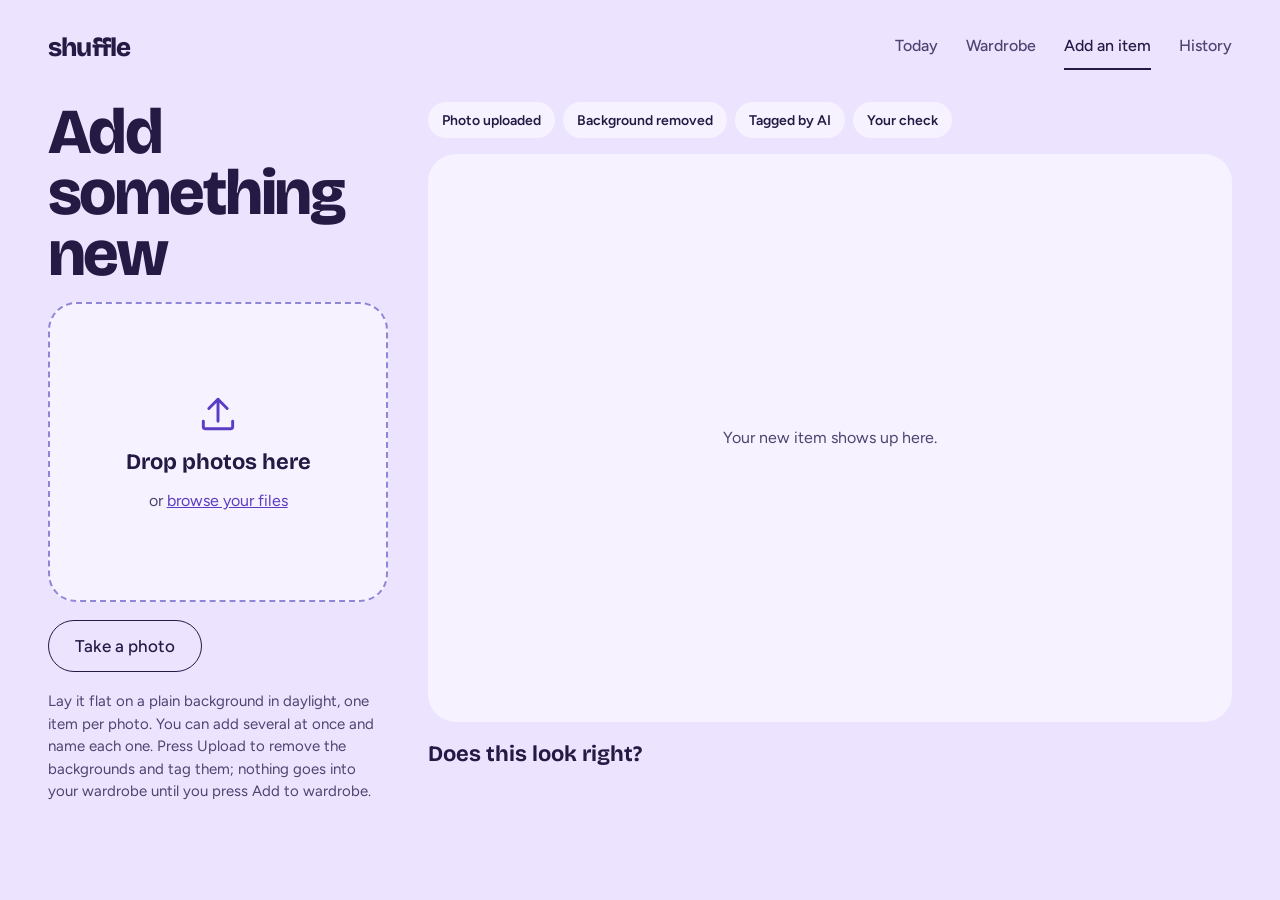
<file: web/add.html>
<!doctype html>
<html lang="en">
<head>
<meta charset="utf-8">
<meta name="viewport" content="width=device-width, initial-scale=1">
<title>Add an item — Shuffle</title>
<link rel="preconnect" href="https://fonts.googleapis.com">
<link rel="stylesheet" href="https://fonts.googleapis.com/css2?family=Bricolage+Grotesque:opsz,wght@12..96,500;12..96,700;12..96,800&family=Figtree:wght@400;500;600&display=swap">
<link rel="stylesheet" href="style.css?v=32">
</head>
<body>
<header class="site-header">
  <a class="wordmark" href="index.html">shuffle</a>
  <nav class="site-nav" aria-label="Main">
    <a href="index.html">Today</a>
    <a href="wardrobe.html">Wardrobe</a>
    <a href="add.html" aria-current="page">Add an item</a>
    <a href="history.html">History</a>
  </nav>
</header>

<main class="layout">
  <section class="side" aria-labelledby="aTitle">
    <h1 class="big" id="aTitle">Add something new</h1>
    <label class="drop" id="drop" for="photo">
      <svg width="44" height="44" viewBox="0 0 24 24" fill="none" stroke="#5B3CC4" stroke-width="1.6" stroke-linecap="round" stroke-linejoin="round" aria-hidden="true"><path d="M12 16V4M7 9l5-5 5 5M4 16v3a1 1 0 0 0 1 1h14a1 1 0 0 0 1-1v-3"/></svg>
      <span style="font-family: var(--display); font-weight: 700; font-size: 22px">Drop photos here</span>
      <span class="muted">or <span style="color: var(--accent); text-decoration: underline">browse your files</span></span>
      <input id="photo" type="file" accept="image/*" multiple class="visually-hidden">
    </label>
    <button class="btn btn-ghost" type="button" id="cameraBtn" style="align-self: flex-start">Take a photo</button>
    <input id="cameraInput" type="file" accept="image/*" capture="environment" class="visually-hidden" tabindex="-1">
    <div class="camera" id="camera" hidden>
      <video id="video" autoplay playsinline muted></video>
      <div style="display: flex; flex-wrap: wrap; gap: 10px">
        <button class="btn" type="button" id="snapBtn">Snap</button>
        <button class="btn btn-ghost" type="button" id="closeCamBtn">Done</button>
      </div>
    </div>
    <p class="small muted" style="margin: 0">Lay it flat on a plain background in daylight, one item per photo. You can add several at once and name each one. Press Upload to remove the backgrounds and tag them; nothing goes into your wardrobe until you press Add to wardrobe.</p>
    <div id="queueBox" hidden>
      <h2 class="mid" id="queueTitle" style="margin-bottom: 10px">This batch</h2>
      <ul class="queue" id="queue"></ul>
      <button class="btn" type="button" id="addBtn" hidden style="margin-top: 12px">Upload</button>
      <button class="btn" type="button" id="confirmBtn" hidden style="margin-top: 12px">Add to wardrobe</button>
    </div>
  </section>

  <section class="stage" aria-labelledby="aReview" aria-live="polite">
    <ol class="steps" aria-label="Progress" id="steps">
      <li id="s1">Photo uploaded</li>
      <li id="s2">Background removed</li>
      <li id="s3">Tagged by AI</li>
      <li id="s4">Your check</li>
    </ol>
    <div class="photo-board" id="board" style="flex-direction: column; gap: 12px">
      <p class="muted" style="margin: 0">Your new item shows up here.</p>
    </div>
    <h2 class="mid" id="aReview">Does this look right?</h2>
    <ul class="tag-chips" id="chips"></ul>
    <div id="status"></div>
    <div style="display: flex; flex-wrap: wrap; gap: 10px" id="actions" hidden>
      <a class="btn" href="wardrobe.html" id="doneLink">See my wardrobe</a>
      <a class="btn btn-ghost" id="fixLink" href="#">Fix the tags</a>
    </div>
  </section>
</main>

<script src="common.js?v=32"></script>
<script>
// Add: POST /items uploads the photo; tagging runs in the background on the server,
// so we check GET /items/{id} every 2 seconds until the tagged item appears.
const drop = document.getElementById("drop");
const input = document.getElementById("photo");
const board = document.getElementById("board");
const chips = document.getElementById("chips");
const status = document.getElementById("status");
const actions = document.getElementById("actions");

function step(n, state) {  // state: "", "now" or "done"
  const li = document.getElementById(`s${n}`);
  li.className = state;
  li.textContent = li.textContent.replace(/^✓ /, "");
  if (state === "done") li.textContent = "✓ " + li.textContent;
}

const sleep = (ms) => new Promise((r) => setTimeout(r, ms));

async function waitForTags(itemId) {
  for (let i = 0; i < 450; i++) {         // up to ~15 minutes: a big batch is processed one photo at a time
    await sleep(2000);
    try { return await api(`/items/${itemId}`); }
    catch (err) { if (err.status !== 404) throw err; }  // 404 = still tagging
  }
  throw new Error("This is taking longer than expected");
}

const queueBox = document.getElementById("queueBox");
const queueList = document.getElementById("queue");
const queueTitle = document.getElementById("queueTitle");
const addBtn = document.getElementById("addBtn");
let rows = [];           // every row in the list: {file, li, img, nameInput, state, tools, link, remove, status, itemId}
let working = false;     // one photo at a time, so the Mac never runs two cut-outs at once



// ---- Remember the list in this browser, so it's still here after visiting another page ----
// Only photos already sent to the server are remembered (a photo not uploaded yet can't be kept).
const LIST_KEY = "wardrobe.addList";
function saveList() {
  const keep = rows.filter((r) => r.itemId && (r.status === "busy" || r.status === "review"))
    .map((r) => ({ itemId: r.itemId, name: r.nameInput.value.trim(), originalPath: r.originalPath }));
  try { localStorage.setItem(LIST_KEY, JSON.stringify({ day: new Date().toDateString(), items: keep })); }
  catch (_) { /* storage blocked: the list just won't be remembered */ }
}
function loadSavedList() {
  try {
    const saved = JSON.parse(localStorage.getItem(LIST_KEY) || "null");
    return saved && saved.day === new Date().toDateString() && Array.isArray(saved.items) ? saved.items : [];
  } catch (_) { return []; }
}

// One row: thumbnail, a name box (you type the garment's name), status, and actions.
// `saved` rebuilds a row remembered from earlier (no photo file, already on the server).
function addRow(file, saved = null) {
  const row = { file, status: saved ? "busy" : "ready", itemId: saved ? saved.itemId : null };
  if (saved) {
    row.originalPath = saved.originalPath;
    row.originalUrl = imageUrl({ image_path: saved.originalPath });   // the original photo on the server
  } else {
    row.originalUrl = URL.createObjectURL(file);   // kept so you can compare before/after
  }
  row.img = el("img", { src: row.originalUrl, alt: "" });
  row.nameInput = el("input", { class: "name-field", type: "text", maxlength: "60",
    placeholder: "Name it, e.g. black pleated skirt", "aria-label": `Name for ${file ? file.name : "this item"}` });
  if (saved) row.nameInput.value = saved.name || "";
  row.nameInput.addEventListener("keydown", (e) => {   // Enter: on to the next empty name box
    if (e.key !== "Enter") return;
    const next = rows.find((r) => r !== row && r.status === "ready" && !r.nameInput.value.trim());
    if (next) next.nameInput.focus();
    else if (rows.some((r) => r.status === "ready")) addBtn.click();   // all named: upload
    else row.nameInput.blur();
  });
  row.nameInput.addEventListener("input", saveList);
  row.state = el("span", { class: "muted", style: "font-size: 14px" }, file ? file.name : "Checking…");
  row.link = el("a", { href: "#", hidden: true }, "Fix the tags");
  row.remove = el("button", { type: "button", class: "link-btn" }, "Remove");
  row.remove.addEventListener("click", () => removeRow(row));
  row.tools = el("span", { class: "row-tools" }, row.link, row.remove);
  row.li = el("li", {}, row.img,
    el("span", { style: "display: flex; flex-direction: column; gap: 2px; min-width: 0" },
      row.nameInput, row.state),
    row.tools);
  // A finished row opens on the big board (click or Enter); its buttons/links keep their own jobs.
  row.li.addEventListener("click", (e) => {
    if (row.status === "review" && !e.target.closest("a, button, input")) viewRow(row);
  });
  row.li.addEventListener("keydown", (e) => {
    if (row.status === "review" && e.key === "Enter" && e.target === row.li) viewRow(row);
  });
  queueList.append(row.li);
  rows.push(row);
  return row;
}

// Row statuses: ready (picked) -> waiting -> busy (cut-out + tags) -> review (check it) -> added.
// The name box stays editable the whole time; names are saved when you press Add to wardrobe.
const confirmBtn = document.getElementById("confirmBtn");
function updateList() {
  const count = (st) => rows.filter((r) => r.status === st).length;
  const ready = count("ready"), review = count("review"), working = count("waiting") + count("busy");
  const queued = rows.length - ready;
  queueBox.hidden = !rows.length;
  addBtn.hidden = !ready;
  addBtn.textContent = ready === 1 ? "Upload" : `Upload ${ready} photos`;
  confirmBtn.hidden = !review || working > 0 || ready > 0;   // add once everything has been checked
  confirmBtn.textContent = review === 1 ? "Add to wardrobe" : `Add ${review} to wardrobe`;
  queueTitle.textContent = working ? `Working on it: ${queued - working} of ${queued} done`
    : ready && !queued ? (ready === 1 ? "Name your item" : "Name your items")
    : review ? (review === 1 ? "Check it, then add it" : "Check them, then add them")
    : "Couldn't add these";
}

function forget(row) {
  row.li.remove();
  rows = rows.filter((r) => r !== row);
  updateList();
  saveList();
}

// Remove: drop a photo from the list. A checked upload is thrown away on the server too;
// it was never in your wardrobe, so there's nothing to confirm.
async function removeRow(row) {
  if (["ready", "waiting", "failed"].includes(row.status)) { forget(row); return; }
  if (row.status !== "review") return;        // busy: can't stop it mid-way
  try {
    await api(`/items/${row.itemId}`, { method: "DELETE" });
    forget(row);
    if (lastShown === row.itemId) clearBoard("Removed. It wasn't added to your wardrobe.");
  } catch (err) {
    showMessage(status, `Couldn't remove it: ${err.message}`, "error");
  }
}

function clearBoard(text) {
  board.className = "photo-board";
  board.replaceChildren(el("p", { class: "muted", style: "margin: 0" }, text));
  chips.replaceChildren(); actions.hidden = true; status.replaceChildren();
  [1, 2, 3, 4].forEach((n) => step(n, ""));
  lastShown = null;
}
let lastShown = null;

// Show one finished item on the big board with its tags.
function showItem(item, cutOut, row) {
  board.className = `photo-board ${categoryClass(item)}`;
  const pic = el("img", { src: imageUrl(item), alt: `${itemName(item)}, background removed` });
  const full = el("a", { href: imageUrl(item), target: "_blank", rel: "noopener" }, "Open full size");
  const showVersion = (which) => {
    const url = which === "cut" ? imageUrl(item) : row.originalUrl;
    pic.src = url; full.href = url;
    pic.alt = which === "cut" ? `${itemName(item)}, background removed` : `${itemName(item)}, original photo`;
    cutChip.setAttribute("aria-pressed", String(which === "cut"));
    origChip.setAttribute("aria-pressed", String(which !== "cut"));
  };
  const cutChip = el("button", { type: "button", class: "chip", "aria-pressed": "true", onclick: () => showVersion("cut") },
                     cutOut ? "Cut-out" : "Saved photo");
  const origChip = el("button", { type: "button", class: "chip", "aria-pressed": "false", onclick: () => showVersion("orig") }, "Original");
  board.replaceChildren(
    el("div", { class: "board-tools" }, cutChip, origChip),
    pic,
    el("div", { class: "board-link" }, full));
  rows.forEach((r) => r.li.classList.toggle("viewing", r === row));
  chips.replaceChildren(...[
    ["Name", (row && row.nameInput.value.trim()) || itemName(item)], ["Category", item.category], ["Type", item.subcategory],
    ["Colour", item.color], ["Colours", (item.colors || []).join(", ")], ["Pattern", item.pattern],
    ["Formality", item.formality], ["Sleeve", item.sleeve], ["Shade", item.shade],
  ].filter(([, v]) => v).map(([k, v]) => el("li", {}, el("span", { class: "muted" }, k + " "), el("strong", {}, v))));
  const missing = ["category", "color", "pattern"].some((t) => !item[t]);
  showMessage(status, (missing ? "Some tags are missing. Use Fix the tags to fill them in. "
                               : cutOut ? "Check the cut-out and tags. " : "The cut-out didn't work this time, so it kept its background. ")
                     + "It goes into your wardrobe when you press Add to wardrobe.", missing ? "error" : "");
  document.getElementById("fixLink").href = `item.html?id=${item.id}`;
  document.getElementById("doneLink").hidden = true;
  actions.hidden = false;
  lastShown = item.id;
  return missing;
}

// Send one photo to the server straight away. From then on it's safe: leaving the page
// doesn't lose it, and the server works through the photos one at a time.
async function uploadOne(row) {
  row.status = "busy";
  row.li.className = "now";
  row.remove.hidden = true;            // can't stop a photo mid-way; Remove comes back when it's ready
  row.state.textContent = "Uploading…";
  if (!rows.some((r) => r.status === "review")) {   // nothing to look at yet: show the photo
    board.className = "photo-board";
    board.replaceChildren(el("img", { src: row.img.src, alt: "" }));
  }
  try {
    const form = new FormData();
    form.append("file", row.file);
    const { item_id } = await api("/items", { method: "POST", body: form });
    row.itemId = item_id;
    row.originalPath = `uploads/${item_id}_${row.file.name}`;   // where the server keeps the original photo
    saveList();
    row.state.textContent = "Removing background and tagging…";
    return true;
  } catch (err) {
    failRow(row, err);
    return false;
  }
}

// Wait for the server to finish one photo, then show it.
async function finishOne(row) {
  try {
    const item = await waitForTags(row.itemId);
    if (!rows.some((r) => r.status === "review")) {   // first one ready: show it on the board
      document.getElementById("s2").textContent = String(item.image_path || "").endsWith("_cutout.png")
        ? "Background removed" : "Background kept";
      [1, 2, 3].forEach((n) => step(n, "done")); step(4, "now");
      document.getElementById("fixLink").hidden = false;
      finishRow(row, item, true);
    } else {
      finishRow(row, item, false);
    }
  } catch (err) {
    failRow(row, err);
  }
  updateList();
}

function failRow(row, err) {
  row.state.textContent = `Didn't work: ${err.message}`;
  row.status = "failed";
  row.li.className = "problem";
  row.remove.hidden = false;
  showMessage(status, `Couldn't add ${row.nameInput.value.trim() || row.file.name}: ${err.message}. Check the server is running, then try again.`, "error");
  saveList();
  updateList();
}

// Fill in a row once its item is saved: tags, cut-out picture, category colour.
function finishRow(row, item, show) {
  const cutOut = String(item.image_path || "").endsWith("_cutout.png");
  row.item = item; row.cutOut = cutOut;
  const missing = ["category", "color", "pattern"].some((t) => !item[t]);
  if (show) showItem(item, cutOut, row);
  row.img.src = thumbUrl(item);
  row.state.textContent = `${tagLine(item) || "No tags yet"}${cutOut ? "" : " · background kept"}${missing ? " · tags missing" : ""}`;
  row.link.href = `item.html?id=${item.id}`;
  row.link.hidden = false;
  row.status = "review";
  row.li.className = missing ? "problem" : `done ${categoryClass(item)}`;   // same colour as its category
  if (show) row.li.classList.add("viewing");
  row.li.tabIndex = 0;
  row.li.title = "Show this item";
  row.remove.hidden = false;
  saveList();
}

// Upload: send every picked photo (quick), then wait for each one to be processed.
async function work() {
  if (working) return;
  working = true;
  let next;
  const sent = [];
  step(1, "now"); step(2, ""); step(3, "");
  while ((next = rows.find((r) => r.status === "waiting"))) {
    if (await uploadOne(next)) sent.push(next);
    updateList();
  }
  working = false;
  if (!sent.length) return;
  step(1, "done"); step(2, "now"); step(3, "now");
  showMessage(status, "Uploaded. Removing backgrounds and tagging, several photos at once.");
  await Promise.all(sent.map(finishOne));
  const review = rows.filter((r) => r.status === "review").length;
  if (review > 1 && !rows.some((r) => ["waiting", "busy"].includes(r.status)))
    showMessage(status, `All ${review} are ready. Name them, click each one to check its cut-out and tags, remove any you don't want, then press Add ${review} to wardrobe.`);
}

addBtn.addEventListener("click", () => {
  rows.filter((r) => r.status === "ready").forEach((r) => { r.status = "waiting"; r.state.textContent = "Waiting"; });
  updateList();
  work();
});

// Add to wardrobe: only now do the checked items go into your wardrobe (and the outfits).
confirmBtn.addEventListener("click", async () => {
  const toAdd = rows.filter((r) => r.status === "review");
  confirmBtn.disabled = true;
  confirmBtn.textContent = "Adding…";
  let added = 0;
  const failed = [];
  for (const row of toAdd) {
    try {
      await api(`/items/${row.itemId}/confirm`, { method: "POST", headers: { "Content-Type": "application/json" },
                                                  body: JSON.stringify({ name: row.nameInput.value.trim() }) });
      added++;
      forget(row);
    } catch (err) { failed.push(row.nameInput.value.trim() || "an item"); }
  }
  confirmBtn.disabled = false;
  updateList();
  clearBoard(added ? `Added ${added} item${added === 1 ? "" : "s"} to your wardrobe.` : "Nothing was added.");
  if (added) { document.getElementById("doneLink").hidden = false; document.getElementById("fixLink").hidden = true; actions.hidden = false; }
  if (failed.length) showMessage(status, `Couldn't add ${failed.join(", ")}. Check the server is running, then press Add again.`, "error");
  else if (added) showMessage(status, `Added ${added === 1 ? "it" : "them"}. They'll show up in your outfits from now on.`);
});

function addFiles(fileList) {
  const files = [...(fileList || [])];
  const images = files.filter((f) => f.type.startsWith("image/") || /\.(heic|heif)$/i.test(f.name));
  if (!images.length) { showMessage(status, "That isn't an image. Pick JPG, PNG or HEIC photos.", "error"); return; }
  const added = images.map((f) => addRow(f));
  updateList();
  added[0].nameInput.focus();
  showMessage(status, images.length < files.length
    ? `Skipped ${files.length - images.length} file(s) that aren't photos. Name the rest, then press Upload.`
    : `Give ${images.length === 1 ? "it" : "each one"} a name (or leave it blank to use the file name), then press Upload.`,
    images.length < files.length ? "error" : "");
}

// Click a finished row: show it on the big board with its tags.
function viewRow(row) {
  document.getElementById("fixLink").hidden = false;
  showItem(row.item, row.cutOut, row);
  document.getElementById("s2").textContent = row.cutOut ? "Background removed" : "Background kept";
  [1, 2, 3].forEach((n) => step(n, "done"));
  step(4, "now");
}

// ---- Take a photo: the computer's camera in the page; phones open their camera app ----
const camera = document.getElementById("camera");
const video = document.getElementById("video");
const cameraInput = document.getElementById("cameraInput");
let stream = null;

async function openCamera() {
  if (!navigator.mediaDevices?.getUserMedia) { cameraInput.click(); return; }
  try {
    stream = await navigator.mediaDevices.getUserMedia({ video: { facingMode: "environment", width: { ideal: 1920 } }, audio: false });
    video.srcObject = stream;
    camera.hidden = false;
    document.getElementById("cameraBtn").hidden = true;
  } catch (err) {
    if (err.name === "NotAllowedError")
      showMessage(status, "The camera is blocked. Allow it with the camera icon in the address bar, then try again.", "error");
    else cameraInput.click();     // no camera found: fall back to the phone/file picker
  }
}

function closeCamera() {
  if (stream) stream.getTracks().forEach((t) => t.stop());
  stream = null;
  video.srcObject = null;
  camera.hidden = true;
  document.getElementById("cameraBtn").hidden = false;
}

function snap() {
  if (!video.videoWidth) return;   // camera still starting
  const canvas = document.createElement("canvas");
  canvas.width = video.videoWidth;
  canvas.height = video.videoHeight;
  canvas.getContext("2d").drawImage(video, 0, 0);
  canvas.toBlob((blob) => {
    const stamp = new Date().toTimeString().slice(0, 8).replace(/:/g, "");
    addFiles([new File([blob], `photo_${stamp}.jpg`, { type: "image/jpeg" })]);
  }, "image/jpeg", 0.92);
}

document.getElementById("cameraBtn").addEventListener("click", openCamera);
document.getElementById("snapBtn").addEventListener("click", snap);
document.getElementById("closeCamBtn").addEventListener("click", closeCamera);
cameraInput.addEventListener("change", () => { addFiles(cameraInput.files); cameraInput.value = ""; });
window.addEventListener("pagehide", closeCamera);

input.addEventListener("change", () => { addFiles(input.files); input.value = ""; });

// Bring back the list from earlier today: refresh each item from the server (tags may have
// been fixed since); items still being tagged keep being checked; removed ones are dropped.
async function restoreList() {
  const saved = loadSavedList();
  if (!saved.length) return;
  const restored = saved.map((s) => addRow(null, s));
  updateList();
  await Promise.all(restored.map(async (row) => {
    try {
      let item;
      try { item = await api(`/items/${row.itemId}`); }
      catch (err) {
        if (err.status !== 404) throw err;
        row.state.textContent = "Removing background and tagging…";
        row.li.className = "now";
        row.remove.hidden = true;
        item = await waitForTags(row.itemId);   // still being worked on (or removed: gives up after a while)
      }
      if (!item.pending) { forget(row); return; }   // already added to the wardrobe
      finishRow(row, item, false);
    } catch (err) {
      if (err.status === 404 || /longer than expected/.test(err.message)) { forget(row); return; }
      row.status = "failed";
      row.li.className = "problem";
      row.remove.hidden = false;
      row.state.textContent = `Couldn't load: ${err.message}`;
    }
    updateList();
  }));
  const last = [...rows].reverse().find((r) => r.status === "review");
  if (last && !lastShown) viewRow(last);
}

restoreList();
drop.addEventListener("dragover", (e) => { e.preventDefault(); drop.classList.add("over"); });
drop.addEventListener("dragleave", () => drop.classList.remove("over"));
drop.addEventListener("drop", (e) => { e.preventDefault(); drop.classList.remove("over"); addFiles(e.dataTransfer.files); });
</script>
</body>
</html>
</file>
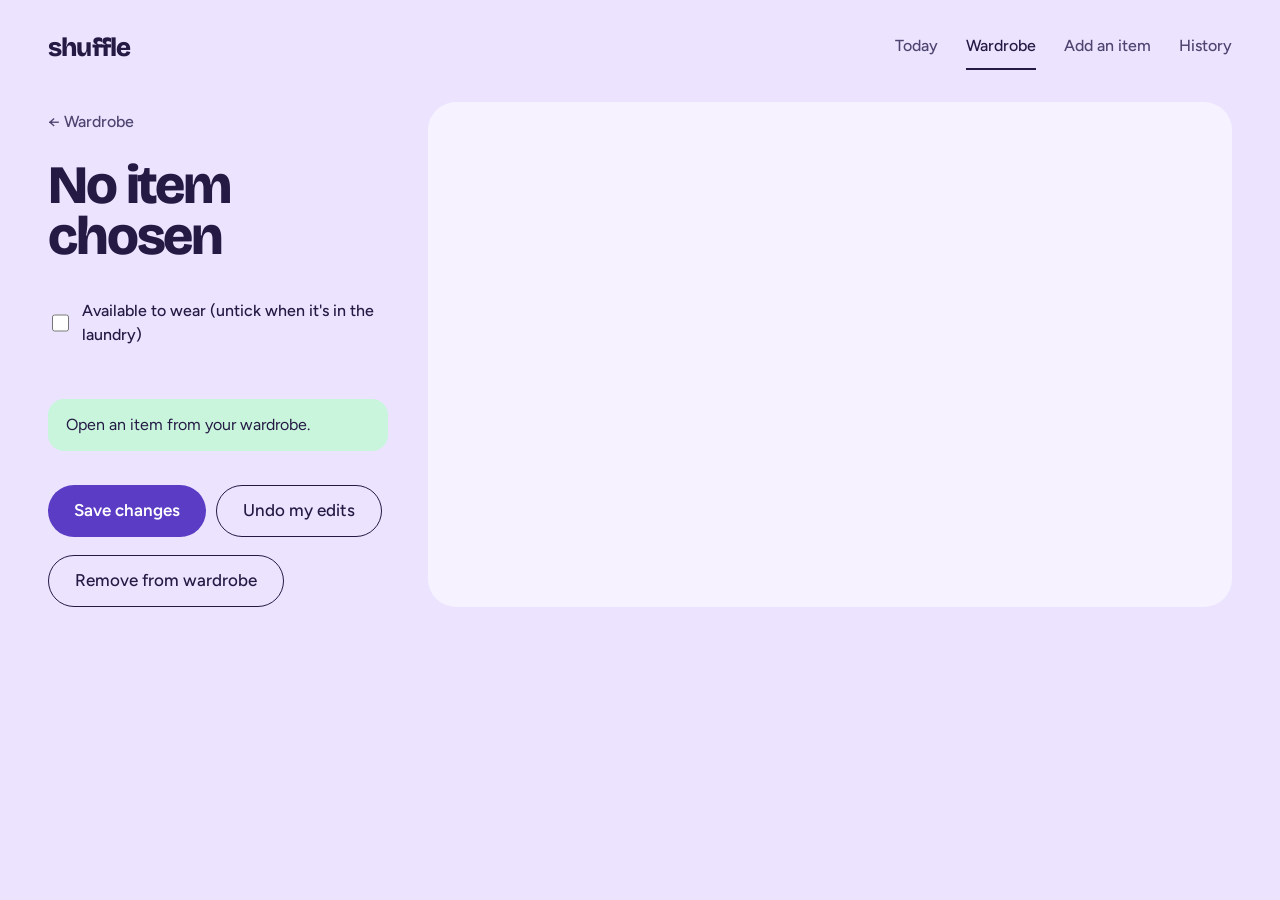
<file: web/item.html>
<!doctype html>
<html lang="en">
<head>
<meta charset="utf-8">
<meta name="viewport" content="width=device-width, initial-scale=1">
<title>Item — Shuffle</title>
<link rel="preconnect" href="https://fonts.googleapis.com">
<link rel="stylesheet" href="https://fonts.googleapis.com/css2?family=Bricolage+Grotesque:opsz,wght@12..96,500;12..96,700;12..96,800&family=Figtree:wght@400;500;600&display=swap">
<link rel="stylesheet" href="style.css?v=32">
</head>
<body>
<header class="site-header">
  <a class="wordmark" href="index.html">shuffle</a>
  <nav class="site-nav" aria-label="Main">
    <a href="index.html">Today</a>
    <a href="wardrobe.html" aria-current="page">Wardrobe</a>
    <a href="add.html">Add an item</a>
    <a href="history.html">History</a>
  </nav>
</header>

<main class="layout photo-first">
  <form class="side" id="tagForm" aria-labelledby="iTitle">
    <a href="wardrobe.html" class="muted" style="text-decoration: none; font-weight: 500; min-height: 40px; display: inline-flex; align-items: center">← Wardrobe</a>
    <h1 class="big" id="iTitle" style="font-size: clamp(38px, 5vw, 54px)">Loading…</h1>
    <div class="tag-grid" id="tagGrid"></div>
    <div id="coloursBox" hidden>
      <div class="tag-head"><span style="font-size: 14px; font-weight: 600">Colours in this item</span></div>
      <div class="colour-boxes" id="colourBoxes"></div>
    </div>
    <label class="check" style="font-weight: 500">
      <input type="checkbox" role="switch" id="available"> Available to wear (untick when it's in the laundry)
    </label>
    <p class="small muted" id="lastWorn" style="margin: 0"></p>
    <div id="status"></div>
    <div style="display: flex; flex-wrap: wrap; gap: 10px; margin-top: auto">
      <button class="btn" type="submit" id="saveBtn">Save changes</button>
      <button class="btn btn-ghost" type="button" id="undoBtn">Undo my edits</button>
    </div>
    <div id="removeBox" style="display: flex; flex-wrap: wrap; align-items: center; gap: 10px">
      <button class="btn btn-ghost" type="button" id="removeBtn">Remove from wardrobe</button>
    </div>
  </form>

  <section class="stage" aria-label="Photo">
    <div class="photo-board" id="photo"></div>
  </section>
</main>

<script src="common.js?v=32"></script>
<script>
// Item: GET /items/{id}, edit tags with PATCH, laundry switch saves straight away.
const TAGS = ["category", "subcategory", "color", "pattern", "formality", "sleeve", "shade"];
const LABELS = { category: "Category", subcategory: "Type", color: "Colour", pattern: "Pattern",
                 formality: "Formality", sleeve: "Sleeve", shade: "Shade" };
const id = new URLSearchParams(location.search).get("id");

const form = document.getElementById("tagForm");
const title = document.getElementById("iTitle");
const tagGrid = document.getElementById("tagGrid");
const coloursBox = document.getElementById("coloursBox");
const colourBoxes = document.getElementById("colourBoxes");
const available = document.getElementById("available");
const status = document.getElementById("status");
const photo = document.getElementById("photo");

let saved = null;     // the item as stored in the database
let allowed = null;   // allowed values from GET /allowed

function currentTags() {
  const tags = {};
  TAGS.forEach((t) => { tags[t] = document.getElementById(`tag-${t}`).value; });
  tags.colors = [...colourBoxes.querySelectorAll("input:checked")].map((c) => c.value);
  return tags;
}

function changes() {
  const now = currentTags();
  const diff = {};
  TAGS.forEach((t) => { if (now[t] !== (saved[t] ?? "")) diff[t] = now[t]; });
  if (now.color === "multicolor" && now.colors.join() !== (saved.colors || []).join()) diff.colors = now.colors;
  return diff;
}

function refresh() {
  const now = currentTags();
  TAGS.forEach((t) => {
    const select = document.getElementById(`tag-${t}`);
    const edited = now[t] !== (saved[t] ?? "");
    select.classList.toggle("edited", edited);
    document.getElementById(`was-${t}`).hidden = !edited;
  });
  coloursBox.hidden = now.color !== "multicolor";
  photo.className = `photo-board ${["top", "bottom", "footwear"].includes(now.category) ? now.category : ""}`;
}

function buildForm() {
  tagGrid.replaceChildren(...TAGS.map((t) => {
    const options = allowed[t].concat(t === "pattern" ? ["none"] : []);
    const value = saved[t] ?? "";
    const select = el("select", { class: "field", id: `tag-${t}`, onchange: refresh },
      value ? null : el("option", { value: "" }, "Needs a tag"),
      options.map((o) => el("option", { value: o, selected: o === value }, o)));
    return el("div", {},
      el("div", { class: "tag-head" },
        el("label", { for: `tag-${t}` }, LABELS[t]),
        el("span", { class: "note", id: `was-${t}`, hidden: true }, `was ${value || "empty"}`)),
      select);
  }));
  colourBoxes.replaceChildren(...allowed.multi_colors.map((c) => el("label", { class: "check", style: "min-height: 36px" },
    el("input", { type: "checkbox", value: c, checked: (saved.colors || []).includes(c), onchange: refresh }), c)));
  available.checked = saved.available;
  refresh();
}

async function load() {
  if (!id) { title.textContent = "No item chosen"; showMessage(status, "Open an item from your wardrobe.", "error"); return; }
  try {
    [saved, allowed] = await Promise.all([api(`/items/${id}`), api("/allowed")]);
  } catch (err) {
    title.textContent = "Item not found";
    showMessage(status, `${err.message}. Go back to your wardrobe and pick it again.`, "error");
    return;
  }
  title.textContent = itemName(saved);
  document.title = `${itemName(saved)} — wardrobe`;
  photo.replaceChildren(el("img", { src: imageUrl(saved), alt: itemName(saved) }));
  if (!saved.pending) document.getElementById("lastWorn").textContent = lastWornText(saved) + ".";
  buildForm();
  if (saved.pending) {   // an upload still waiting on the Add item page
    showMessage(status, "Not in your wardrobe yet. Fix the tags here, then go back to Add an item and press Add to wardrobe.");
    const back = document.querySelector('a[href="wardrobe.html"].muted');
    back.href = "add.html"; back.textContent = "← Add an item";
    document.getElementById("removeBtn").textContent = "Don't add this";
  }
}

form.addEventListener("submit", async (e) => {
  e.preventDefault();
  const diff = changes();
  if (!Object.keys(diff).length) { showMessage(status, "Nothing to save: no tags changed."); return; }
  try {
    saved = await api(`/items/${id}`, { method: "PATCH", headers: { "Content-Type": "application/json" },
      body: JSON.stringify(diff) });
    buildForm();
    showMessage(status, "Changes saved.");
  } catch (err) {
    showMessage(status, `Couldn't save: ${err.message}`, "error");
  }
});

document.getElementById("undoBtn").addEventListener("click", () => { buildForm(); status.replaceChildren(); });

available.addEventListener("change", async () => {
  try {
    saved = { ...saved, available: (await api(`/items/${id}`, { method: "PATCH",
      headers: { "Content-Type": "application/json" },
      body: JSON.stringify({ available: available.checked }) })).available };
    showMessage(status, saved.available ? "Back in your wardrobe: outfits can use it again."
                                        : "Marked as in the laundry: outfits will skip it.");
  } catch (err) {
    available.checked = !available.checked;
    showMessage(status, `Couldn't update: ${err.message}`, "error");
  }
});

// Remove: ask once on the page (no pop-up), then DELETE /items/{id} and go back to the wardrobe.
const removeBox = document.getElementById("removeBox");
function askRemove() {
  removeBox.replaceChildren(
    el("span", { style: "font-weight: 600" }, "Remove this item for good? This can't be undone."),
    el("button", { class: "btn btn-dark", type: "button", onclick: doRemove }, "Yes, remove it"),
    el("button", { class: "btn btn-ghost", type: "button", onclick: resetRemove }, "Keep it"));
}
function resetRemove() {
  removeBox.replaceChildren(el("button", { class: "btn btn-ghost", type: "button", onclick: askRemove },
    saved && saved.pending ? "Don't add this" : "Remove from wardrobe"));
}
async function doRemove() {
  try {
    await api(`/items/${id}`, { method: "DELETE" });
    location.href = saved.pending ? "add.html" : `wardrobe.html?removed=${encodeURIComponent(itemName(saved))}`;
  } catch (err) {
    resetRemove();
    showMessage(status, `Couldn't remove it: ${err.message}`, "error");
  }
}
document.getElementById("removeBtn").addEventListener("click", askRemove);

load();
</script>
</body>
</html>
</file>
<file: web/style.css>
/* Wardrobe — "Lilac & sky" look (Direction A flat-lay layout).
   Category colours carry meaning everywhere: tops pink, bottoms peach, shoes sky.
   Mint (the --peach variable) marks things that need you: laundry, edited tags, "your check". */

:root {
  --ground: #ECE4FF;
  --panel: #F6F2FF;
  --ink: #241A44;
  --muted: #4D4470;
  --accent: #5B3CC4;
  --accent-hover: #4A2FA8;
  --on-accent: #FFFFFF;
  --top: #FFC6E5;
  --bottom: #FFD3B8;
  --footwear: #C4E3FF;
  --peach: #C8F5DC;
  --shadow: rgba(36, 26, 68, 0.22);
  --display: 'Bricolage Grotesque', system-ui, sans-serif;
  --body: 'Figtree', system-ui, sans-serif;
}

* { box-sizing: border-box; }
[hidden] { display: none !important; }   /* hidden always wins, even on buttons and flex rows */

body {
  margin: 0;
  background: var(--ground);
  color: var(--ink);
  font-family: var(--body);
  font-size: 16px;
  line-height: 1.5;
}

a { color: inherit; }
img { display: block; }
:focus-visible { outline: 3px solid var(--accent); outline-offset: 2px; }

.visually-hidden {
  position: absolute; width: 1px; height: 1px; overflow: hidden;
  clip: rect(0 0 0 0); white-space: nowrap;
}

/* ---------- Header ---------- */
.site-header {
  display: flex; flex-wrap: wrap; align-items: center; justify-content: space-between;
  gap: 12px; padding: 24px 48px 0;
}
.wordmark {
  font-family: var(--display); font-weight: 800; font-size: 26px;
  letter-spacing: -0.03em; text-decoration: none;
}
.site-nav { display: flex; gap: 28px; font-weight: 500; }
.site-nav a { color: var(--muted); text-decoration: none; padding: 10px 0; border-bottom: 2px solid transparent; }
.site-nav a[aria-current="page"] { color: var(--ink); border-bottom-color: var(--ink); }

/* ---------- Two-column page ---------- */
.layout {
  display: flex; flex-wrap: wrap; align-content: flex-start; gap: 40px;
  padding: 32px 48px 48px; min-height: calc(100vh - 90px);
}
.side { flex: 1 1 340px; max-width: 420px; display: flex; flex-direction: column; gap: 18px; }
.stage { flex: 999 1 520px; min-width: 0; display: flex; flex-direction: column; gap: 16px; }

h1.big {
  margin: 0; font-family: var(--display); font-weight: 800;
  font-size: clamp(44px, 6vw, 64px); line-height: 0.95; letter-spacing: -0.04em;
}
h2.mid { margin: 0; font-family: var(--display); font-weight: 700; font-size: 22px; }
.muted { color: var(--muted); }
.small { font-size: 15px; }

/* ---------- Controls ---------- */
.btn {
  display: inline-flex; align-items: center; justify-content: center; gap: 8px;
  min-height: 52px; padding: 0 26px; border: 0; border-radius: 999px;
  background: var(--accent); color: var(--on-accent);
  font: inherit; font-size: 17px; font-weight: 600; text-decoration: none; cursor: pointer;
}
.btn:hover { background: var(--accent-hover); }
.btn:disabled { opacity: 0.55; cursor: wait; }
.btn-ghost {
  background: transparent; color: var(--ink); border: 1.5px solid var(--ink); font-weight: 500;
}
.btn-ghost:hover { background: var(--panel); }
.btn-dark { background: var(--ink); color: var(--ground); }
.btn-dark:hover { background: #33275C; }
.icon-btn {
  width: 48px; height: 48px; border: 0; border-radius: 999px; background: #FFFFFF; color: var(--ink);
  display: inline-flex; align-items: center; justify-content: center; cursor: pointer;
}
.icon-btn[aria-pressed="true"] { background: var(--ink); color: var(--ground); }

.chip {
  min-height: 42px; padding: 0 16px; border: 2px solid transparent; border-radius: 999px;
  background: var(--panel); color: var(--ink); font: inherit; font-size: 15px; font-weight: 600; cursor: pointer;
}
.chip[aria-pressed="true"] { border-color: var(--ink); }
.chip.top { background: var(--top); }
.chip.bottom { background: var(--bottom); }
.chip.footwear { background: var(--footwear); }
.chip.peach { background: var(--peach); }

.field {
  width: 100%; min-height: 50px; padding: 0 16px; border: 2px solid transparent; border-radius: 16px;
  background: var(--panel); color: var(--ink); font: inherit; font-size: 16px;
}
textarea.field {
  padding: 14px 16px; resize: vertical; min-height: 110px;
  font-family: var(--display); font-size: 22px; line-height: 1.3; font-weight: 500;
}
select.field { cursor: pointer; }
.field.edited { border-color: var(--accent); }

.check { display: flex; align-items: center; gap: 10px; min-height: 44px; cursor: pointer; }
.check input { width: 20px; height: 20px; accent-color: var(--accent); }

.note {
  font-size: 12px; padding: 1px 8px; border-radius: 999px; background: var(--peach);
}
.message { padding: 14px 18px; border-radius: 16px; background: var(--panel); }
.message.error { background: var(--peach); }

/* ---------- Flat-lay board ---------- */
.board {
  position: relative; flex: 1; min-height: 520px; border-radius: 28px; overflow: hidden;
  background-color: var(--panel); transition: background-color 0.35s ease;
}
.board .piece {
  position: absolute; object-fit: contain;
  filter: drop-shadow(0 10px 14px var(--shadow));
}
.board-caption {
  z-index: 1000;
  position: absolute; left: 28px; right: 28px; bottom: 24px;
  display: flex; flex-wrap: wrap; align-items: flex-end; justify-content: space-between; gap: 16px;
}
.board-caption h2 {
  margin: 0; font-family: var(--display); font-weight: 700; font-size: 34px;
  letter-spacing: -0.02em; line-height: 1.05;
}
.board-caption p { margin: 6px 0 0; font-size: 15px; max-width: 46ch; }
.board-actions { display: flex; align-items: center; gap: 8px; }
.wear-btn { min-height: 48px; padding: 0 18px; font-size: 15px; background: #FFFFFF; color: var(--ink); }
.wear-btn:hover { background: var(--panel); }
.wear-btn[aria-pressed="true"] { background: var(--ink); color: var(--ground); }
.why { display: flex; flex-wrap: wrap; align-items: center; gap: 6px; margin-top: 10px; }
.why-label { font-size: 14px; font-weight: 600; }
.why-chip {
  min-height: 34px; padding: 0 12px; border: 1.5px solid transparent; border-radius: 999px;
  background: rgba(255, 255, 255, 0.85); color: var(--ink); font: inherit; font-size: 13px; font-weight: 600; cursor: pointer;
}
.why-chip[aria-pressed="true"] { background: var(--ink); color: var(--ground); }
.liked-note { font-size: 13px !important; font-weight: 600; margin-top: 6px !important; }
.vote-note { font-size: 13px !important; min-height: 1.2em; margin-top: 6px !important; }
.vote-note.error { color: #8A1C3A; font-weight: 600; }
.board-empty {
  position: absolute; inset: 0; display: flex; flex-direction: column; align-items: center;
  justify-content: center; gap: 8px; padding: 32px; text-align: center; color: var(--muted);
}

/* "Your wardrobe" panel on Today: the pieces fly out of here */
.rail-box { display: flex; flex-direction: column; gap: 8px; }
/* The wardrobe cabinet (option C): lilac cabinet, doors that swing open */
.ward { perspective: 1100px; }
.cab { position: relative; padding: 9px; border-radius: 20px 20px 10px 10px; background: #CFC0F5;
       box-shadow: inset 0 -4px 0 #B9A8E8, 0 10px 22px var(--shadow); }
.cab .inner {
  height: 300px; padding: 6px; overflow-y: auto; border-radius: 13px 13px 6px 6px; background: var(--panel);
  display: grid; justify-content: space-evenly; align-content: center; gap: 4px; --tile: 32px;
}
.rail-tile { width: var(--tile); height: calc(var(--tile) * 4 / 3); border-radius: 6px;
             display: flex; align-items: center; justify-content: center; }
.rail-tile img { width: 100%; height: 100%; object-fit: contain; transition: opacity 0.3s;
                 filter: drop-shadow(0 2px 3px rgba(36, 26, 68, 0.18)); }
.rail-tile.out img { opacity: 0.15; }
.door {
  position: absolute; top: 9px; bottom: 9px; width: calc(50% - 9px); z-index: 3; padding: 0; border: 0; cursor: pointer;
  background: linear-gradient(140deg, #D4C6F7, #B8A6EC); box-shadow: 0 8px 18px rgba(36, 26, 68, 0.22);
  transition: transform 0.75s cubic-bezier(0.3, 0.9, 0.3, 1.1), box-shadow 0.75s;
}
.door::before { content: ""; position: absolute; inset: 14px 12px; border: 2px solid rgba(255, 255, 255, 0.45); border-radius: 8px; }
.door.l { left: 9px; border-radius: 13px 4px 4px 6px; transform-origin: left center; }
.door.r { right: 9px; border-radius: 4px 13px 6px 4px; transform-origin: right center; }
.knob { position: absolute; top: 50%; width: 7px; height: 24px; margin-top: -12px; border-radius: 5px; background: #FFFFFF;
        box-shadow: 0 2px 4px rgba(36, 26, 68, 0.25); }
.door.l .knob { right: 9px; }
.door.r .knob { left: 9px; }
.cab.open .door.l { transform: rotateY(-104deg); box-shadow: none; }
.cab.open .door.r { transform: rotateY(104deg); box-shadow: none; }
.feet { display: flex; justify-content: space-between; padding: 0 22px; }
.feet span { width: 22px; height: 7px; border-radius: 0 0 6px 6px; background: #B9A8E8; }
@media (prefers-reduced-motion: reduce) { .door { transition: none; } }
.board-status {
  position: absolute; left: 0; right: 0; bottom: 28px; margin: 0; text-align: center;
  font-family: var(--display); font-weight: 700; font-size: 20px; color: var(--ink);
}
.flying {
  position: fixed; z-index: 50; object-fit: contain; pointer-events: none; margin: 0;
  filter: drop-shadow(0 18px 22px var(--shadow));
}
.thumbs { display: grid; grid-template-columns: repeat(auto-fit, minmax(180px, 1fr)); gap: 12px; }
.thumb {
  display: flex; flex-direction: column; align-items: flex-start; gap: 6px; padding: 12px 14px;
  border: 2px solid transparent; border-radius: 18px; color: var(--ink); font: inherit;
  text-align: left; cursor: pointer;
}
.thumb[aria-pressed="true"] { border-color: var(--ink); }
.thumb-pics { display: flex; gap: 4px; height: 56px; align-items: center; }
.thumb-pics img { height: 52px; width: 44px; object-fit: contain; }
.thumb-title { font-weight: 600; font-size: 15px; }

/* ---------- Wardrobe grid ---------- */
.grid {
  list-style: none; margin: 0; padding: 0; display: grid;
  grid-template-columns: repeat(auto-fill, minmax(190px, 1fr)); grid-auto-rows: 240px; gap: 14px;
}
.tile { border-radius: 22px; overflow: hidden; }
.tile.top { background: var(--top); }
.tile.bottom { background: var(--bottom); }
.tile.footwear { background: var(--footwear); }
.tile a { display: flex; flex-direction: column; height: 100%; padding: 14px; text-decoration: none; }
.tile-pic { position: relative; flex: 1; min-height: 0; display: flex; align-items: center; justify-content: center; }
.tile-pic img {
  max-width: 82%; max-height: 100%; object-fit: contain;
  filter: drop-shadow(0 8px 10px var(--shadow));
}
.tile.away .tile-pic img { opacity: 0.45; }
.tile a { position: relative; }
.tile.picked { outline: 3px solid var(--ink); outline-offset: -3px; }
.tick {
  position: absolute; top: 10px; right: 10px; z-index: 1; width: 28px; height: 28px; border-radius: 999px;
  display: flex; align-items: center; justify-content: center; font-weight: 700;
  background: #FFFFFF; border: 2px solid var(--ink); color: var(--ground);
}
.tile.picked .tick { background: var(--ink); }
.badge {
  position: absolute; top: 0; left: 0; font-size: 13px; font-weight: 600;
  padding: 4px 10px; border-radius: 999px; background: var(--peach);
}
.badge.unworn { left: auto; right: 0; background: #FFFFFF; font-weight: 500; }
.badge + .badge.unworn { top: 0; }
.unworn-chip { align-self: flex-start; background: #FFFFFF; }
.tile-name { font-family: var(--display); font-weight: 700; font-size: 17px; line-height: 1.15; }
.tile-tags { font-size: 14px; color: var(--muted); }

/* ---------- Item page ---------- */
.tag-grid { display: grid; grid-template-columns: repeat(2, minmax(0, 1fr)); gap: 12px; }
.tag-grid label { font-size: 14px; font-weight: 600; }
.tag-head { display: flex; align-items: baseline; justify-content: space-between; gap: 6px; margin-bottom: 4px; }
.colour-boxes { display: flex; flex-wrap: wrap; gap: 6px 14px; }
.photo-board {
  position: relative; flex: 1; min-height: 480px; border-radius: 28px;
  display: flex; align-items: center; justify-content: center; background: var(--panel);
}
.photo-board.top { background: var(--top); }
.photo-board.bottom { background: var(--bottom); }
.photo-board.footwear { background: var(--footwear); }
.photo-board img {
  max-width: 70%; max-height: 80%; object-fit: contain; transform: rotate(-4deg);
  filter: drop-shadow(0 14px 18px var(--shadow));
}

/* ---------- Add page ---------- */
.drop {
  flex: 0 0 auto; min-height: 300px; display: flex; flex-direction: column; align-items: center; justify-content: center;
  gap: 10px; padding: 24px; border: 2.5px dashed #8F86D9; border-radius: 28px; background: var(--panel);
  text-align: center; cursor: pointer;
}
.drop.over { background: #FFFFFF; border-color: var(--accent); }
.steps { list-style: none; margin: 0; padding: 0; display: flex; flex-wrap: wrap; gap: 8px; }
.steps li {
  display: inline-flex; align-items: center; gap: 6px; min-height: 36px; padding: 0 14px;
  border-radius: 999px; font-size: 14px; font-weight: 600; background: var(--panel);
}
.steps li.done { background: var(--bottom); }
.steps li.now { background: var(--peach); }
.queue { list-style: none; margin: 0; padding: 0; display: flex; flex-direction: column; gap: 8px; }
.queue li {
  display: grid; grid-template-columns: 48px minmax(0, 1fr) auto; align-items: center; gap: 12px;
  padding: 8px 14px 8px 8px; border-radius: 16px; background: var(--panel);
}
.queue li.now { background: #FFFFFF; }
.queue li.done { background: #FFFFFF; }
.queue li.done.top { background: var(--top); }
.queue li.done.bottom { background: var(--bottom); }
.queue li.done.footwear { background: var(--footwear); }
.queue li.problem { background: var(--peach); }
.row-tools { display: flex; align-items: center; gap: 14px; font-size: 14px; font-weight: 600; }
.link-btn {
  min-height: 36px; padding: 0; border: 0; background: none; color: var(--ink);
  font: inherit; text-decoration: underline; cursor: pointer;
}
.name-field {
  width: 100%; min-height: 40px; padding: 0 10px; border: 2px solid transparent; border-radius: 10px;
  background: #FFFFFF; color: var(--ink); font: inherit; font-size: 15px; font-weight: 600;
}
.name-field:focus { border-color: var(--accent); outline: none; }
.queue li[tabindex] { cursor: pointer; }
.queue li.viewing { outline: 3px solid var(--ink); outline-offset: -3px; }
.board-tools { position: absolute; top: 16px; left: 16px; display: flex; gap: 8px; }
.board-tools .chip { background: #FFFFFF; min-height: 38px; }
.board-link { position: absolute; bottom: 16px; right: 18px; font-size: 14px; font-weight: 600; }
.camera { display: flex; flex-direction: column; gap: 10px; }
.camera video { width: 100%; border-radius: 20px; background: var(--ink); aspect-ratio: 4 / 3; object-fit: cover; }
.queue img { width: 48px; height: 48px; object-fit: contain; border-radius: 10px; }
.tag-chips { list-style: none; margin: 0; padding: 0; display: flex; flex-wrap: wrap; gap: 8px; }
.tag-chips li { padding: 6px 12px; border-radius: 999px; background: #FFFFFF; font-size: 14px; }

/* ---------- Swap one piece (Today) ---------- */
.board .piece.swappable { cursor: pointer; transition: filter 0.2s; }
.board .piece.swappable:hover { filter: drop-shadow(0 14px 18px var(--shadow)) brightness(1.04); }
.board .piece.swapping { filter: drop-shadow(0 0 0 #FFFFFF) drop-shadow(0 0 10px #FFFFFF) drop-shadow(0 12px 16px var(--shadow)); }
.swap-hint { font-size: 13px !important; color: var(--muted); margin-top: 6px !important; }
.swap-bar { display: flex; flex-direction: column; gap: 10px; padding: 14px 16px; border-radius: 22px; background: var(--panel); }
.swap-head { display: flex; align-items: center; justify-content: space-between; gap: 12px; }
.swap-options { display: grid; grid-template-columns: repeat(auto-fit, minmax(200px, 1fr)); gap: 10px; }
.swap-option {
  display: flex; align-items: center; gap: 12px; padding: 10px 12px; border: 2px solid transparent; border-radius: 18px;
  background: #FFFFFF; color: var(--ink); font: inherit; text-align: left; cursor: pointer;
}
.swap-option.top { background: var(--top); }
.swap-option.bottom { background: var(--bottom); }
.swap-option.footwear { background: var(--footwear); }
.swap-option:hover { border-color: var(--ink); }
.swap-option img { width: 56px; height: 64px; object-fit: contain; flex: none; filter: drop-shadow(0 4px 6px var(--shadow)); }
.swap-text { display: flex; flex-direction: column; gap: 2px; font-size: 13px; min-width: 0; }
.swap-text strong { font-size: 15px; }

/* ---------- History page ---------- */
.history { list-style: none; margin: 0; padding: 0; display: flex; flex-direction: column; gap: 10px; }
.history-card {
  display: grid; grid-template-columns: auto minmax(0, 1fr) auto; align-items: center; gap: 16px;
  padding: 12px 16px; border-radius: 20px; background: var(--panel);
}
.history-card.liked { background: var(--top); }
.history-card.disliked { background: var(--bottom); }
.history-card.worn { background: var(--footwear); }
.history-pics { display: flex; gap: 4px; }
.history-pics img { width: 48px; height: 56px; object-fit: contain; filter: drop-shadow(0 4px 5px var(--shadow)); }
.history-text { display: flex; flex-direction: column; gap: 4px; min-width: 0; font-size: 15px; }
.history-text .muted { font-size: 13px; }
.history-actions { display: flex; align-items: center; gap: 8px; }
.reason-select { min-height: 38px; max-width: 220px; font-size: 14px; border-radius: 12px; background: #FFFFFF; }

/* ---------- Phones ---------- */
@media (max-width: 720px) {
  .site-header { padding: 16px 16px 0; }
  .site-nav { gap: 16px; }
  .layout { padding: 20px 16px 32px; gap: 24px; }
  .side { max-width: none; }
  .board { min-height: 420px; }
  .rail-box { display: none; }   /* phones: no wardrobe panel, pieces drop in instead */
  .board-caption h2 { font-size: 26px; }
  .tag-grid { grid-template-columns: 1fr; }
  .grid { grid-template-columns: repeat(2, minmax(0, 1fr)); grid-auto-rows: 210px; }
  .photo-first .stage { order: -1; }
  .photo-board { min-height: 320px; }
  .history-card { grid-template-columns: 1fr; }
}

@media (prefers-reduced-motion: reduce) {
  * { transition: none !important; animation: none !important; }
}
</file>
